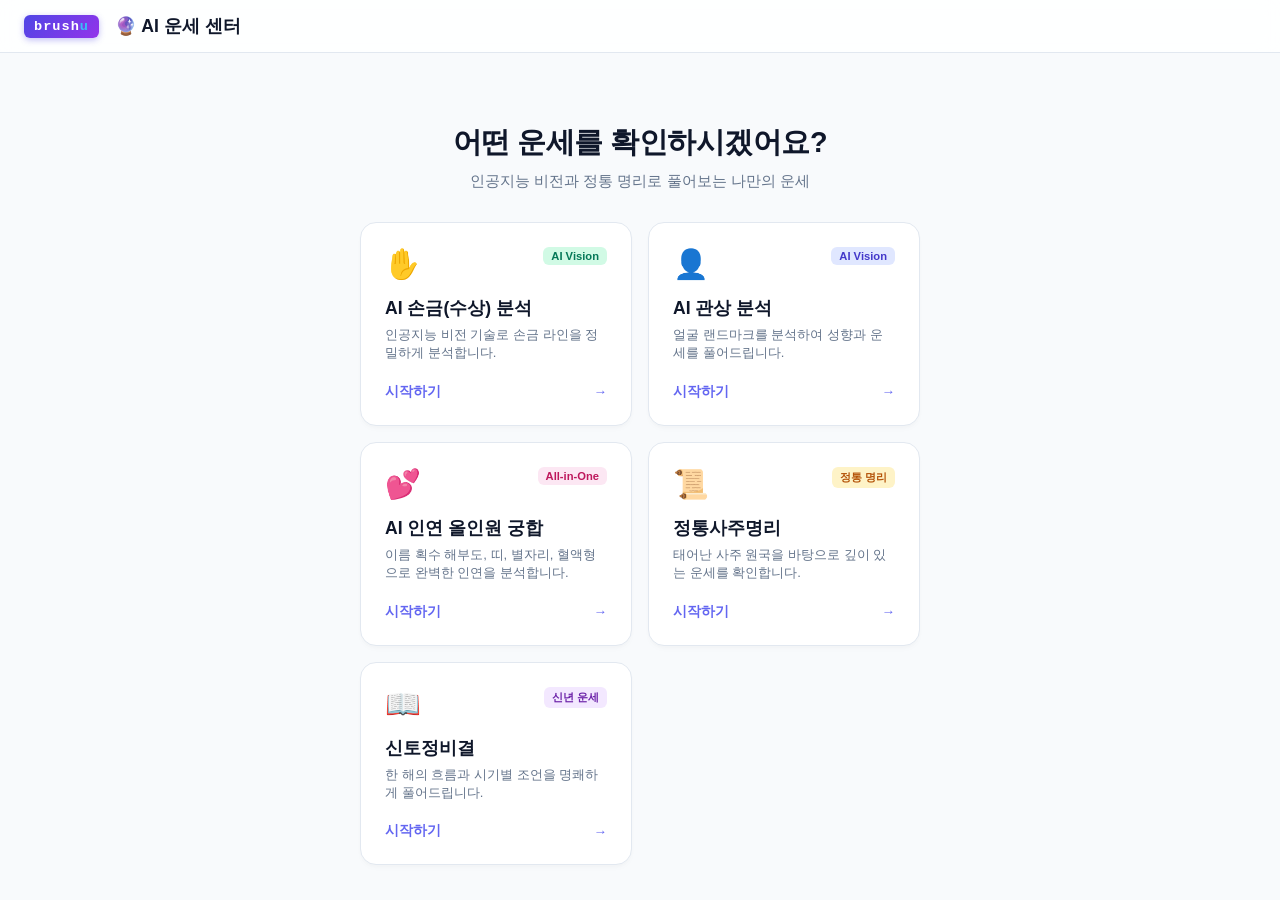
<file: index.html>
<!DOCTYPE html>
<html lang="ko">
<head>
    <meta charset="UTF-8">
    <meta name="viewport" content="width=device-width, initial-scale=1.0">
    <title>AI 토탈 운세 센터 - brushu</title>
    <link rel="stylesheet" href="style.css">
    <style>
        .hero {
            text-align: center;
            padding: 40px 0 30px;
        }
        .hero h1 { font-size: 1.8rem; font-weight: 800; margin-bottom: 8px; letter-spacing: -0.5px; }
        .hero p { color: var(--text-sub); font-size: 0.95rem; }

        /* 'brushu' 문자열을 직접 그래픽 로고 형태로 디자인한 스타일 */
        .brand-logo-badge {
            display: inline-flex;
            align-items: center;
            background: linear-gradient(135deg, #4f46e5, #9333ea);
            color: #ffffff;
            padding: 4px 10px;
            border-radius: 6px;
            font-family: 'Courier New', Courier, monospace;
            font-weight: 800;
            font-size: 0.85rem;
            letter-spacing: 1px;
            margin-right: 8px;
            vertical-align: middle;
            box-shadow: 0 2px 6px rgba(79, 70, 229, 0.35);
            text-transform: lowercase;
        }
        .brand-logo-badge span {
            color: #38bdf8;
        }

        .menu-grid {
            display: grid;
            grid-template-columns: 1fr;
            gap: 16px;
            max-width: 600px;
            margin: 0 auto;
        }
        @media (min-width: 480px) {
            .menu-grid { grid-template-columns: repeat(2, 1fr); }
        }

        .menu-card {
            background: var(--bg-card);
            border: 1px solid var(--border-color);
            border-radius: var(--radius-lg);
            padding: 24px;
            text-decoration: none;
            color: inherit;
            position: relative;
            box-shadow: var(--shadow-subtle);
            transition: all 0.25s ease;
            display: flex;
            flex-direction: column;
            justify-content: space-between;
        }
        .menu-card:hover {
            transform: translateY(-3px);
            box-shadow: var(--shadow-hover);
            border-color: #cbd5e1;
        }

        /* 비활성화(준비중) 메뉴 스타일 */
        .menu-card.disabled {
            opacity: 0.6;
            cursor: not-allowed;
            pointer-events: none;
            background: var(--bg-secondary);
        }

        .menu-card h3 { font-size: 1.1rem; font-weight: 700; margin-bottom: 6px; }
        .menu-card p { font-size: 0.82rem; color: var(--text-sub); line-height: 1.4; margin-bottom: 20px; }

        .card-footer {
            display: flex;
            justify-content: space-between;
            align-items: center;
            font-size: 0.85rem;
            font-weight: 600;
            color: var(--accent-color);
        }

        .badge {
            font-size: 0.7rem;
            font-weight: 700;
            padding: 3px 8px;
            border-radius: 6px;
        }
        .badge-indigo { background: #e0e7ff; color: #4338ca; }
        .badge-emerald { background: #d1fae5; color: #047857; }
        .badge-amber { background: #fef3c7; color: #b45309; }
        .badge-purple { background: #f3e8ff; color: #6b21a8; }
        .badge-pink { background: #fce7f3; color: #be185d; }
        .badge-gray { background: #f3f4f6; color: #6b7280; }
    </style>
</head>
<body>

    <nav class="app-nav">
        <a href="index.html" class="nav-brand"><span class="brand-logo-badge">brush<span>u</span></span>🔮 AI 운세 센터</a>
    </nav>

    <div class="app-container">
        <div class="hero">
            <h1>어떤 운세를 확인하시겠어요?</h1>
            <p>인공지능 비전과 정통 명리로 풀어보는 나만의 운세</p>
        </div>

        <div class="menu-grid" id="menuGrid"></div>
    </div>

    <script>
        const fortuneMenus = [
            {
                title: "AI 손금(수상) 분석",
                desc: "인공지능 비전 기술로 손금 라인을 정밀하게 분석합니다.",
                url: "palm.html",
                icon: "✋",
                badge: "AI Vision",
                theme: "emerald"
            },
            {
                title: "AI 관상 분석",
                desc: "얼굴 랜드마크를 분석하여 성향과 운세를 풀어드립니다.",
                url: "face.html",
                icon: "👤",
                badge: "AI Vision",
                theme: "indigo"
            },
            {
                title: "AI 인연 올인원 궁합",
                desc: "이름 획수 해부도, 띠, 별자리, 혈액형으로 완벽한 인연을 분석합니다.",
                url: "lover.html",
                icon: "💕",
                badge: "All-in-One",
                theme: "pink"
            },
            {
                title: "정통사주명리",
                desc: "태어난 사주 원국을 바탕으로 깊이 있는 운세를 확인합니다.",
                url: "saju.html",
                icon: "📜",
                badge: "정통 명리",
                theme: "amber"
            },
            {
                title: "신토정비결",
                desc: "한 해의 흐름과 시기별 조언을 명쾌하게 풀어드립니다.",
                url: "tojeong.html",
                icon: "📖",
                badge: "신년 운세",
                theme: "purple"
            }
        ];

        const grid = document.getElementById('menuGrid');

        fortuneMenus.forEach(menu => {
            // 모든 메뉴를 링크 <a> 태그로 생성하여 활성화 처리
            const card = document.createElement('a');
            card.href = menu.url;
            card.className = 'menu-card';
            
            card.innerHTML = `
                <div>
                    <div style="display: flex; justify-content: space-between; align-items: flex-start; margin-bottom: 15px;">
                        <span style="font-size: 1.8rem;">${menu.icon || '✨'}</span>
                        <span class="badge badge-${menu.theme}">${menu.badge}</span>
                    </div>
                    <h3>${menu.title}</h3>
                    <p>${menu.desc}</p>
                </div>
                <div class="card-footer">
                    <span>시작하기</span>
                    <span>&rarr;</span>
                </div>
            `;
            grid.appendChild(card);
        });
    </script>
</body>
</html>
</file>
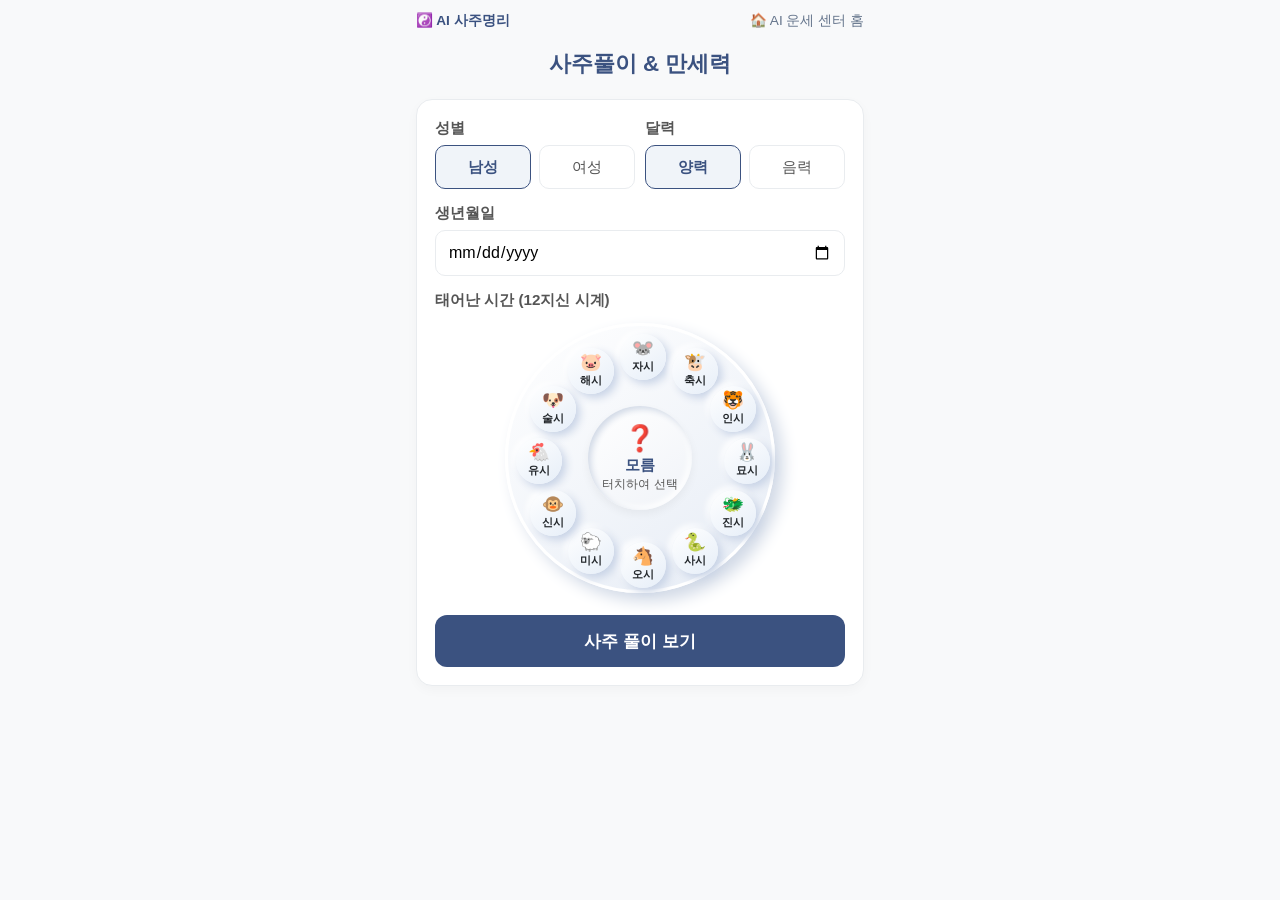
<file: saju.html>
<!DOCTYPE html>
<html lang="ko">
<head>
    <meta charset="UTF-8">
    <meta name="viewport" content="width=device-width, initial-scale=1.0, maximum-scale=1.0, user-scalable=no">
    <title>BRUSHU - 사주풀이 & 만세력</title>
    <style>
        :root {
            --bg-color: #f8f9fa;
            --card-bg: #ffffff;
            --text-main: #212529;
            --text-sub: #555555;
            --primary: #3b5280;
            --primary-light: #f0f4f9;
            --border: #e9ecef;
            --radius: 16px;
        }

        * { box-sizing: border-box; margin: 0; padding: 0; font-family: -apple-system, BlinkMacSystemFont, "Apple SD Gothic Neo", sans-serif; -webkit-tap-highlight-color: transparent; }
        body { background-color: var(--bg-color); color: var(--text-main); display: flex; flex-direction: column; align-items: center; min-height: 100vh; }
        
        /* 상단 네비게이션 스타일 추가 */
        .app-nav {
            width: 100%;
            max-width: 480px;
            display: flex;
            justify-content: space-between;
            align-items: center;
            padding: 12px 16px;
            font-size: 0.85rem;
        }
        .nav-brand { font-weight: bold; color: #3b5280; text-decoration: none; }
        .nav-home-btn { color: #64748b; text-decoration: none; cursor: pointer; }

        .app-container { width: 100%; max-width: 480px; padding: 0 16px 16px 16px; display: flex; flex-direction: column; gap: 14px; }
        .header { text-align: center; padding: 6px 0; }
        .header h1 { font-size: 1.4rem; font-weight: 700; color: var(--primary); }

        .card { background: var(--card-bg); border-radius: var(--radius); padding: 18px; box-shadow: 0 4px 12px rgba(0,0,0,0.03); border: 1px solid var(--border); }
        .form-group { margin-bottom: 14px; }
        .form-label { font-size: 0.95rem; font-weight: 700; color: var(--text-sub); margin-bottom: 6px; display: block; }
        
        .seg-group { display: flex; gap: 8px; }
        .seg-btn { flex: 1; height: 44px; display: flex; align-items: center; justify-content: center; border: 1px solid var(--border); border-radius: 10px; font-size: 0.95rem; cursor: pointer; background: #fff; color: var(--text-sub); transition: all 0.15s ease; }
        .seg-btn.active { border-color: var(--primary); background-color: var(--primary-light); color: var(--primary); font-weight: 700; }

        .input-date { width: 100%; height: 46px; border: 1px solid var(--border); border-radius: 10px; padding: 0 12px; font-size: 1rem; outline: none; background: #fff; }

        /* 3D 12지신 시계 다이얼 */
        .clock-wrapper { display: flex; flex-direction: column; align-items: center; justify-content: center; margin: 12px 0 8px; }
        .clock-dial { position: relative; width: 270px; height: 270px; border-radius: 50%; background: linear-gradient(145deg, #ffffff, #e6ecf5); box-shadow: 8px 8px 16px #d1d9e6, -8px -8px 16px #ffffff; border: 3px solid #ffffff; }
        .clock-center { position: absolute; top: 50%; left: 50%; transform: translate(-50%, -50%); width: 104px; height: 104px; border-radius: 50%; background: linear-gradient(145deg, #ffffff, #f0f3f8); box-shadow: inset 3px 3px 6px #d1d9e6, inset -3px -3px 6px #ffffff, 0 4px 10px rgba(0,0,0,0.05); display: flex; flex-direction: column; align-items: center; justify-content: center; z-index: 2; text-align: center; }
        .clock-center .selected-icon { font-size: 1.6rem; }
        .clock-center .selected-name { font-size: 0.95rem; font-weight: 700; color: var(--primary); margin-top: 2px; }
        .clock-center .selected-time { font-size: 0.75rem; color: var(--text-sub); }

        .zodiac-node { position: absolute; width: 46px; height: 46px; border-radius: 50%; background: linear-gradient(145deg, #ffffff, #e6eef8); box-shadow: 4px 4px 8px #c8d3e6, -3px -3px 6px #ffffff; display: flex; flex-direction: column; align-items: center; justify-content: center; cursor: pointer; transition: all 0.15s cubic-bezier(0.4, 0, 0.2, 1); z-index: 3; transform: translate(-50%, -50%); user-select: none; -webkit-tap-highlight-color: transparent; }
        .zodiac-node .icon { font-size: 1.1rem; line-height: 1; }
        .zodiac-node .name { font-size: 0.7rem; font-weight: 700; color: var(--text-main); margin-top: 2px; }
        .zodiac-node:active { transform: translate(-50%, -50%) scale(0.92); }
        .zodiac-node.active { background: linear-gradient(145deg, #3d5c8a, #527bb8); box-shadow: inset 3px 3px 6px rgba(0,0,0,0.3), inset -2px -2px 4px rgba(255,255,255,0.3), 0 0 10px rgba(74, 111, 165, 0.4); transform: translate(-50%, -50%) scale(1.08); }
        .zodiac-node.active .name { color: #ffffff; }

        .btn-submit { width: 100%; height: 52px; background-color: var(--primary); color: #fff; border: none; border-radius: 12px; font-size: 1.05rem; font-weight: 700; cursor: pointer; margin-top: 8px; }

        /* 결과 영역 */
        .result-area { display: none; }
        .section-title { font-size: 1.2rem; font-weight: 700; color: var(--primary); margin-bottom: 4px; }
        .section-sub { font-size: 0.9rem; color: var(--text-sub); margin-bottom: 14px; }

        /* 동적 오행 그래프 */
        .oheng-bar { display: flex; height: 26px; border-radius: 8px; overflow: hidden; margin: 8px 0 12px; background: #e2e8f0; }
        .oheng-item { text-align: center; font-size: 0.82rem; color: #fff; line-height: 26px; font-weight: 700; transition: width 0.4s ease; white-space: nowrap; overflow: hidden; }

        .oheng-summary-box { background: #f1f5f9; border-radius: 10px; padding: 12px; margin-bottom: 18px; border: 1px solid #e2e8f0; }
        .oheng-summary-title { font-size: 0.92rem; font-weight: 700; color: var(--primary); margin-bottom: 8px; }
        .oheng-list { display: flex; flex-direction: column; gap: 6px; }
        .oheng-list-item { font-size: 0.88rem; color: var(--text-main); line-height: 1.45; display: flex; align-items: flex-start; gap: 6px; }
        .oheng-tag { font-weight: 700; padding: 1px 6px; border-radius: 4px; color: #fff; font-size: 0.78rem; min-width: 44px; text-align: center; flex-shrink: 0; margin-top: 2px; }

        /* 결과 분석 카드 */
        .lifetime-grid { display: flex; flex-direction: column; gap: 14px; margin-top: 10px; }
        .lifetime-card { padding: 16px; background: #ffffff; border-radius: 14px; border: 1px solid #e2e8f0; box-shadow: 0 2px 8px rgba(0,0,0,0.02); }
        
        .card-header-row { display: flex; justify-content: space-between; align-items: center; margin-bottom: 8px; }
        .lifetime-badge { font-size: 1.05rem; font-weight: 700; color: var(--primary); }
        .score-stars { font-size: 0.95rem; color: #f59e0b; font-weight: 700; letter-spacing: 1px; }

        .key-tags { display: flex; gap: 6px; flex-wrap: wrap; margin-bottom: 10px; }
        .tag-pill { font-size: 0.8rem; font-weight: 700; padding: 3px 8px; background: var(--primary-light); color: var(--primary); border-radius: 6px; border: 1px solid #d0deee; }

        .lifetime-desc { font-size: 0.95rem; color: var(--text-main); line-height: 1.6; margin-bottom: 10px; }
        .action-box { background: #f8fafc; border-left: 4px solid var(--primary); padding: 10px 12px; border-radius: 6px; font-size: 0.88rem; color: #334155; line-height: 1.45; }
        .action-box strong { color: var(--primary); font-weight: 700; }
    </style>
</head>
<body>

<nav class="app-nav">
    <a href="index.html" class="nav-brand">☯️ AI 사주명리</a>
    <a href="index.html" class="nav-home-btn">🏠 AI 운세 센터 홈</a>
</nav>

<div class="app-container">
    <div class="header">
        <h1>사주풀이 & 만세력</h1>
    </div>

    <!-- 입력 카드 -->
    <div class="card">
        <form id="sajuForm">
            <div style="display: flex; gap: 10px;" class="form-group">
                <div style="flex: 1;">
                    <label class="form-label">성별</label>
                    <div class="seg-group" id="genderGroup">
                        <div class="seg-btn active" data-val="M">남성</div>
                        <div class="seg-btn" data-val="F">여성</div>
                    </div>
                </div>
                <div style="flex: 1;">
                    <label class="form-label">달력</label>
                    <div class="seg-group" id="calGroup">
                        <div class="seg-btn active" data-val="solar">양력</div>
                        <div class="seg-btn" data-val="lunar">음력</div>
                    </div>
                </div>
            </div>

            <div class="form-group">
                <label class="form-label">생년월일</label>
                <input type="date" id="birthDate" class="input-date" required>
            </div>

            <div class="form-group">
                <label class="form-label">태어난 시간 (12지신 시계)</label>
                <div class="clock-wrapper">
                    <div class="clock-dial" id="clockDial">
                        <div class="clock-center" id="clockCenter">
                            <span class="selected-icon">❓</span>
                            <span class="selected-name">모름</span>
                            <span class="selected-time">터치하여 선택</span>
                        </div>
                    </div>
                </div>
            </div>

            <button type="submit" class="btn-submit">사주 풀이 보기</button>
        </form>
    </div>

    <!-- 동적 연산 사주 결과 카드 -->
    <div class="card result-area" id="resultCard">
        <div class="section-title">🔮 사주 원형 분석</div>
        <div class="section-sub" id="userGanSummary">타고난 기질과 5대 운세 핵심 흐름</div>

        <!-- 동적 오행 그래프 -->
        <label style="font-size:0.92rem; font-weight:700; color:var(--text-sub);">오행(五行) 기운 분포 비율</label>
        <div class="oheng-bar" id="ohengBar"></div>

        <!-- 오행 요약 박스 -->
        <div class="oheng-summary-box">
            <div class="oheng-summary-title">💡 오행(五行) 기운별 특징 요약</div>
            <div class="oheng-list">
                <div class="oheng-list-item">
                    <span class="oheng-tag" style="background:#52b788;">목(木)</span>
                    <span><b>성장·추진력:</b> 기획력과 창의성이 우수하며, 새로운 일을 시작하는 기운입니다.</span>
                </div>
                <div class="oheng-list-item">
                    <span class="oheng-tag" style="background:#e63946;">화(火)</span>
                    <span><b>열정·열의:</b> 직관력과 표현력이 뛰어나며 대외적 활동 에너지를 뜻합니다.</span>
                </div>
                <div class="oheng-list-item">
                    <span class="oheng-tag" style="background:#d9a01c;">토(土)</span>
                    <span><b>중용·신뢰:</b> 포용력과 중재 능력이 뛰어나며 신뢰를 높여주는 기반입니다.</span>
                </div>
                <div class="oheng-list-item">
                    <span class="oheng-tag" style="background:#8d99ae;">금(金)</span>
                    <span><b>결단·원칙:</b> 논리적이고 체계적이며, 완결성과 내실을 철저히 다집니다.</span>
                </div>
                <div class="oheng-list-item">
                    <span class="oheng-tag" style="background:#457b9d;">수(水)</span>
                    <span><b>지혜·유연:</b> 깊은 탐구심과 침착함, 유연한 적응력을 상징합니다.</span>
                </div>
            </div>
        </div>

        <!-- 동적 5대 분석 카드 컨테이너 -->
        <div class="lifetime-grid" id="lifetimeContainer"></div>
    </div>
</div>

<script>
    const GAN = ["갑(甲)", "을(乙)", "병(丙)", "정(丁)", "무(戊)", "기(己)", "경(庚)", "신(辛)", "임(壬)", "계(癸)"];
    
    const ZODIAC_DATA = [
        { name: "자시", icon: "🐭", time: "23:30~01:29" },
        { name: "축시", icon: "🐮", time: "01:30~03:29" },
        { name: "인시", icon: "🐯", time: "03:30~05:29" },
        { name: "묘시", icon: "🐰", time: "05:30~07:29" },
        { name: "진시", icon: "🐲", time: "07:30~09:29" },
        { name: "사시", icon: "🐍", time: "09:30~11:29" },
        { name: "오시", icon: "🐴", time: "11:30~13:29" },
        { name: "미시", icon: "🐑", time: "13:30~15:29" },
        { name: "신시", icon: "🐵", time: "15:30~17:29" },
        { name: "유시", icon: "🐔", time: "17:30~19:29" },
        { name: "술시", icon: "🐶", time: "19:30~21:29" },
        { name: "해시", icon: "🐷", time: "21:30~23:29" }
    ];

    let selectedZodiac = "자시";

    function init3DClockDial() {
        const dial = document.getElementById('clockDial');
        const radius = 104;
        const centerX = 135;
        const centerY = 135;

        ZODIAC_DATA.forEach((z, index) => {
            const angle = (index * 30 - 90) * (Math.PI / 180);
            const x = centerX + radius * Math.cos(angle);
            const y = centerY + radius * Math.sin(angle);

            const node = document.createElement('div');
            node.className = 'zodiac-node';
            node.style.left = `${x}px`;
            node.style.top = `${y}px`;
            node.innerHTML = `<span class="icon">${z.icon}</span><span class="name">${z.name}</span>`;
            
            node.addEventListener('click', () => {
                document.querySelectorAll('.zodiac-node').forEach(n => n.classList.remove('active'));
                node.classList.add('active');
                selectedZodiac = z.name;

                document.getElementById('clockCenter').innerHTML = `
                    <span class="selected-icon">${z.icon}</span>
                    <span class="selected-name">${z.name}</span>
                    <span class="selected-time">${z.time}</span>
                `;
            });

            dial.appendChild(node);
        });
    }

    init3DClockDial();

    document.querySelectorAll('.seg-group').forEach(group => {
        group.addEventListener('click', (e) => {
            const target = e.target.closest('.seg-btn');
            if (target) {
                group.querySelectorAll('.seg-btn').forEach(btn => btn.classList.remove('active'));
                target.classList.add('active');
            }
        });
    });

    // 비선형 해시 기반 사주 연산 엔진
    function calculateDynamicSaju(birthDateStr, zodiacTime) {
        const timeIndex = ZODIAC_DATA.findIndex(z => z.name === zodiacTime) + 1;
        
        const cleanStr = birthDateStr.replace(/-/g, "") + timeIndex;
        let hash = 0;
        for (let i = 0; i < cleanStr.length; i++) {
            hash = (hash << 5) - hash + cleanStr.charCodeAt(i);
            hash |= 0;
        }
        const seed = Math.abs(hash);

        const date = new Date(birthDateStr);
        const dayDiff = Math.floor(date.getTime() / (1000 * 60 * 60 * 24));
        const dayGanIdx = Math.abs(dayDiff % 10);
        const myGan = GAN[dayGanIdx];

        let rawW = (seed % 37) + 5;
        let rawF = ((seed >> 2) % 33) + 5;
        let rawE = ((seed >> 4) % 29) + 5;
        let rawM = ((seed >> 6) % 35) + 5;
        let rawS = ((seed >> 8) % 31) + 5;

        const total = rawW + rawF + rawE + rawM + rawS;
        const w = Math.round((rawW / total) * 100);
        const f = Math.round((rawF / total) * 100);
        const e = Math.round((rawE / total) * 100);
        const m = Math.round((rawM / total) * 100);
        const s = 100 - (w + f + e + m);

        const ohengObj = { wood: w, fire: f, earth: e, metal: m, water: s };

        return {
            myGan,
            oheng: ohengObj,
            cards: generateAllDynamicCards(myGan, dayGanIdx, ohengObj, seed)
        };
    }

    // 5개 카드를 오행 및 전체 산업군 스펙트럼으로 확장 생성하는 함수
    function generateAllDynamicCards(ganName, ganIdx, o, seed) {
        const entries = Object.entries(o);
        entries.sort((a, b) => b[1] - a[1]);
        const maxOheng = entries[0][0];
        const minOheng = entries[entries.length - 1][0];

        // 1. 성격 & 기질 카드
        let charDesc, charTags, charScore;
        if (ganIdx === 0 || ganIdx === 1) {
            charDesc = `일간이 <b>${ganName}</b>으로, 목(木) 기운의 추진력과 창의성이 뛰어납니다. 무에서 유를 기획하고 이끄는 데 탁월합니다.`;
            charTags = ["#창의적 기획", "#성장과 추진", "#독립적 리더"];
            charScore = o.wood > 22 ? "★★★★★" : "★★★★☆";
        } else if (ganIdx === 2 || ganIdx === 3) {
            charDesc = `일간이 <b>${ganName}</b>으로, 화(火) 기운의 열정과 직관적 판단력이 원동력입니다. 대외적 표현력이 밝고 명확합니다.`;
            charTags = ["#열정적 표현", "#직관적 판단", "#대외 활동력"];
            charScore = o.fire > 22 ? "★★★★★" : "★★★★☆";
        } else if (ganIdx === 4 || ganIdx === 5) {
            charDesc = `일간이 <b>${ganName}</b>으로, 토(土) 기운의 묵직한 중용과 포용력이 강점입니다. 안정적인 신뢰 관계를 형성합니다.`;
            charTags = ["#신뢰의 중심", "#안정적 중재", "#포용적 기질"];
            charScore = o.earth > 20 ? "★★★★★" : "★★★★☆";
        } else if (ganIdx === 6 || ganIdx === 7) {
            charDesc = `일간이 <b>${ganName}</b>으로, 금(金) 기운의 결단력과 체계성이 돋보입니다. 복잡한 구조를 완결성 있게 정돈합니다.`;
            charTags = ["#논리적 결단", "#체계적 정돈", "#완결성 리더"];
            charScore = o.metal > 22 ? "★★★★★" : "★★★★☆";
        } else {
            charDesc = `일간이 <b>${ganName}</b>으로, 수(水) 기운의 깊은 지혜와 유연함이 강점입니다. 적응력이 높고 지적 탐구심이 강합니다.`;
            charTags = ["#유연한 지혜", "#깊은 탐구심", "#뛰어난 적응력"];
            charScore = o.water > 20 ? "★★★★★" : "★★★★☆";
        }

        // 2. 재물운 카드
        let wealthDesc, wealthTags, wealthScore;
        if (maxOheng === 'wood' || maxOheng === 'fire') {
            wealthDesc = "사업적 확장성 및 대외 네트워크 활동을 통해 재물이 크게 들어오는 구조입니다. 창의적 프로젝트 배분이 유익합니다.";
            wealthTags = ["#확장형 재물", "#네트워크 자산", "#사업적 보상"];
            wealthScore = "★★★★★";
        } else if (maxOheng === 'earth') {
            wealthDesc = "실물 자산(부동산, 대지, 고정 자산)과 연계된 안정한 재물 기운을 지녔습니다. 시간이 흐를수록 자산 기반이 비약적으로 커집니다.";
            wealthTags = ["#부동산 자산", "#실속형 저축", "#안정적 자본"];
            wealthScore = "★★★★☆";
        } else {
            wealthDesc = "치밀한 분석 투자와 정교한 자금 관리로 실속을 다지는 흐름입니다. 손실 위험을 차단하고 지속적 소득을 도모합니다.";
            wealthTags = ["#분석적 재테크", "#체계적 자금관리", "#지속적 소득"];
            wealthScore = "★★★★☆";
        }

        // 3. 직업 & 적성 카드 (종합 산업군 스펙트럼 동적 적용)
        let jobDesc, jobTags, jobGuide;
        if (maxOheng === 'wood') {
            jobDesc = "신규 사업 기획, 교육 및 컨설팅, 디자인·인테리어, 창업 및 브랜딩 분야 등 무에서 유를 기획하고 키워내는 영역에서 탁월합니다.";
            jobTags = ["#신사업 기획", "#교육·컨설팅", "#창업·브랜딩", "#디자인"];
            jobGuide = "💡 <b>커리어 길잡이:</b> 프로세스를 처음부터 직접 설계하거나 사람을 성장시키는 분야에서 성과가 매우 높습니다.";
        } else if (maxOheng === 'fire') {
            jobDesc = "마케팅·홍보, 방송·미디어, 엔터테인먼트, 대외 영업 및 고객 접점 서비스 분야 등 자신을 표현하고 소통하는 영역에 최적화되어 있습니다.";
            jobTags = ["#마케팅·홍보", "#미디어·크리에이티브", "#전문 영업", "#서비스 리더"];
            jobGuide = "💡 <b>커리어 길잡이:</b> 대외적 노출이 많고 창의적인 에너지를 발산할 수 있는 직무에서 역량이 극대화됩니다.";
        } else if (maxOheng === 'earth') {
            jobDesc = "부동산·자산 관리, HR(인사관리), 조직 운영 행정, 공공 서비스 및 중재·자문 역할 등 신뢰 기반의 중추 조직에 최적입니다.";
            jobTags = ["#자산·부동산", "#인사(HR)·행정", "#조직 관리", "#공공 서비스"];
            jobGuide = "💡 <b>커리어 길잡이:</b> 조직의 중심을 잡고 자산과 사람을 안정적으로 운용하는 관리자 역할이 가장 유익합니다.";
        } else if (maxOheng === 'metal') {
            jobDesc = "금융 투자, 회계·세무, 법률 전문직, 의료·바이오, 정밀 품질 관리 등 원칙과 논리적 완결성이 요구되는 분야에서 최고로 평가받습니다.";
            jobTags = ["#금융·투자", "#법률·회계", "#의료·전문직", "#정밀 분석"];
            jobGuide = "💡 <b>커리어 길잡이:</b> 명확한 기준과 전문 자격, 치밀한 분석 능력이 발휘되는 전문 직종을 추천합니다.";
        } else {
            jobDesc = "국제 무역·유통, 전문 연구원, 심리 상담·음향/글쓰기, 학문 영역 및 전략 기획 등 깊은 지혜와 적응력을 요구하는 직무에 어울립니다.";
            jobTags = ["#무역·유통", "#전문 연구·학문", "#전략 기획", "#심리·상담"];
            jobGuide = "💡 <b>커리어 길잡이:</b> 혼자서 깊이 연구하거나, 유연하게 자원을 연결하고 유통하는 지식 기반 업무가 적합합니다.";
        }

        // 4. 건강운 카드
        let healthDesc, healthTags, healthGuide;
        if (minOheng === 'wood') {
            healthDesc = "목(木) 기운 부족으로 가벼운 우울감이나 간/신경계 피로 및 근육 결림을 자주 느낄 수 있습니다.";
            healthTags = ["#신경계 피로유의", "#근육 스트레칭", "#녹색 채소 섭취"];
            healthGuide = "💡 <b>건강 솔루션:</b> 야외 산책과 초록빛 자연 환경을 자주 접하며 신경 긴장을 이완시켜야 합니다.";
        } else if (minOheng === 'fire') {
            healthDesc = "화(火) 기운 부족으로 체온 저하, 혈액 순환 불균형 및 활력 저하가 일어날 수 있는 체질입니다.";
            healthTags = ["#혈액순환 관리", "#체온 유지", "#유산소 운동"];
            healthGuide = "💡 <b>건강 솔루션:</b> 주 3회 이상의 유산소 운동과 따뜻한 성질의 음식으로 몸의 활기를 끌어올리세요.";
        } else if (minOheng === 'earth') {
            healthDesc = "토(土) 기운 부족으로 소화기계 피로 및 불규칙한 식습관에 따른 위장 불안정이 발생하기 쉽습니다.";
            healthTags = ["#위장 보호", "#규칙적 식습관", "#소화기 관리"];
            healthGuide = "💡 <b>건강 솔루션:</b> 정시 식사를 생활화하고 식후 가벼운 걷기로 위장의 부담을 줄여주어야 합니다.";
        } else if (minOheng === 'metal') {
            healthDesc = "금(金) 기운 부족으로 호흡기 면역력 저하 및 피부 건조증에 민감하게 반응하는 체질입니다.";
            healthTags = ["#호흡기 면역", "#수분 보충", "#피부 수분관리"];
            healthGuide = "💡 <b>건강 솔루션:</b> 실내 습도 유지와 충분한 미온수 섭취로 호흡기 및 피부 장벽을 보호하세요.";
        } else {
            healthDesc = "수(水) 기운 부족으로 신장/방광계 과부하 및 수면 부족에 따른 만성 신체 피로가 누적되기 쉽습니다.";
            healthTags = ["#수면안배 필수", "#신장/방광 관리", "#충분한 휴식"];
            healthGuide = "💡 <b>건강 솔루션:</b> 야간 늦은 스마트폰 사용을 줄이고 매일 7시간 이상의 숙면을 취해야 합니다.";
        }

        // 5. 대운 흐름 카드
        let daewunDesc, daewunTags, daewunScore;
        const daewunType = seed % 3;
        if (daewunType === 0) {
            daewunDesc = "초년 청년기 학습을 발판 삼아, 중년(30~50대)에 가파른 상승 곡선을 그리며 자산과 성과를 거두는 '중년 만성형' 흐름입니다.";
            daewunTags = ["#중년 도약", "#가파른 상승세", "#실질적 결실"];
            daewunScore = "★★★★★";
        } else if (daewunType === 1) {
            daewunDesc = "인생 전반에 걸쳐 큰 풍파 없이 꾸준하고 평탄하게 오른쪽 상향 곡선을 그려나가는 '안정적 대기만성형' 흐름입니다.";
            daewunTags = ["#안정적 지속성", "#꾸준한 자산", "#원만한 성취"];
            daewunScore = "★★★★☆";
        } else {
            daewunDesc = "축적된 노하우와 자산 기반이 후반부로 갈수록 커져 인생 후반기(50대 이후)에 명예와 결실이 극대화되는 '후반 자산형' 흐름입니다.";
            daewunTags = ["#후반 자산형", "#노후 명예", "#견고한 기반"];
            daewunScore = "★★★★☆";
        }

        return [
            { badge: `🧠 타고난 성격 & 기질 (${ganName} 일간)`, score: charScore, tags: charTags, desc: charDesc, guide: `💡 <b>강점 키포인트:</b> 본인의 일간인 [${ganName}] 기운을 살려 주도적으로 자신만의 영토를 구축하세요.` },
            { badge: "💰 재물운 (자산 구조)", score: wealthScore, tags: wealthTags, desc: wealthDesc, guide: "💡 <b>재테크 가이드:</b> 본인의 맞춤 오행 흐름에 따라 검증된 실물 시스템에 배분할 때 승률이 높습니다." },
            { badge: "💼 직업 & 적성 영역", score: "★★★★☆", tags: jobTags, desc: jobDesc, guide: jobGuide },
            { badge: "🌿 건강운 & 관리 포인트", score: "★★★☆☆", tags: healthTags, desc: healthDesc, guide: healthGuide },
            { badge: "🌊 대운(大운) 흐름 패턴", score: daewunScore, tags: daewunTags, desc: daewunDesc, guide: "💡 <b>인생 전략:</b> 본인의 대운 패턴에 따라 무리한 조급함보다 흐름을 타는 지혜가 필요합니다." }
        ];
    }

    // 폼 제출 이벤트
    document.getElementById('sajuForm').addEventListener('submit', (e) => {
        e.preventDefault();
        const birthDate = document.getElementById('birthDate').value;
        if(!birthDate) return alert('생년월일을 입력해주세요.');

        // 1. 계산 실행
        const result = calculateDynamicSaju(birthDate, selectedZodiac);

        // 2. 오행 그래프 비율 실시간 변경
        const bar = document.getElementById('ohengBar');
        bar.innerHTML = `
            <div class="oheng-item" style="width: ${result.oheng.wood}%; background: #52b788;">목 ${result.oheng.wood}%</div>
            <div class="oheng-item" style="width: ${result.oheng.fire}%; background: #e63946;">화 ${result.oheng.fire}%</div>
            <div class="oheng-item" style="width: ${result.oheng.earth}%; background: #d9a01c;">토 ${result.oheng.earth}%</div>
            <div class="oheng-item" style="width: ${result.oheng.metal}%; background: #8d99ae;">금 ${result.oheng.metal}%</div>
            <div class="oheng-item" style="width: ${result.oheng.water}%; background: #457b9d;">수 ${result.oheng.water}%</div>
        `;

        document.getElementById('userGanSummary').innerHTML = `태어난 날의 기운: <b>[${result.myGan}]</b> 기준 맞춤 분석`;

        // 3. 카드 렌더링
        const container = document.getElementById('lifetimeContainer');
        container.innerHTML = '';
        
        result.cards.forEach(item => {
            const tagsHtml = item.tags.map(t => `<span class="tag-pill">${t}</span>`).join('');
            
            container.insertAdjacentHTML('beforeend', `
                <div class="lifetime-card">
                    <div class="card-header-row">
                        <span class="lifetime-badge">${item.badge}</span>
                        <span class="score-stars">${item.score}</span>
                    </div>
                    <div class="key-tags">${tagsHtml}</div>
                    <p class="lifetime-desc">${item.desc}</p>
                    <div class="action-box">${item.guide}</div>
                </div>
            `);
        });

        // 4. 결과 출력
        const resultCard = document.getElementById('resultCard');
        resultCard.style.display = 'block';
        resultCard.scrollIntoView({ behavior: 'smooth' });
    });
</script>

</body>
</html>
</file>
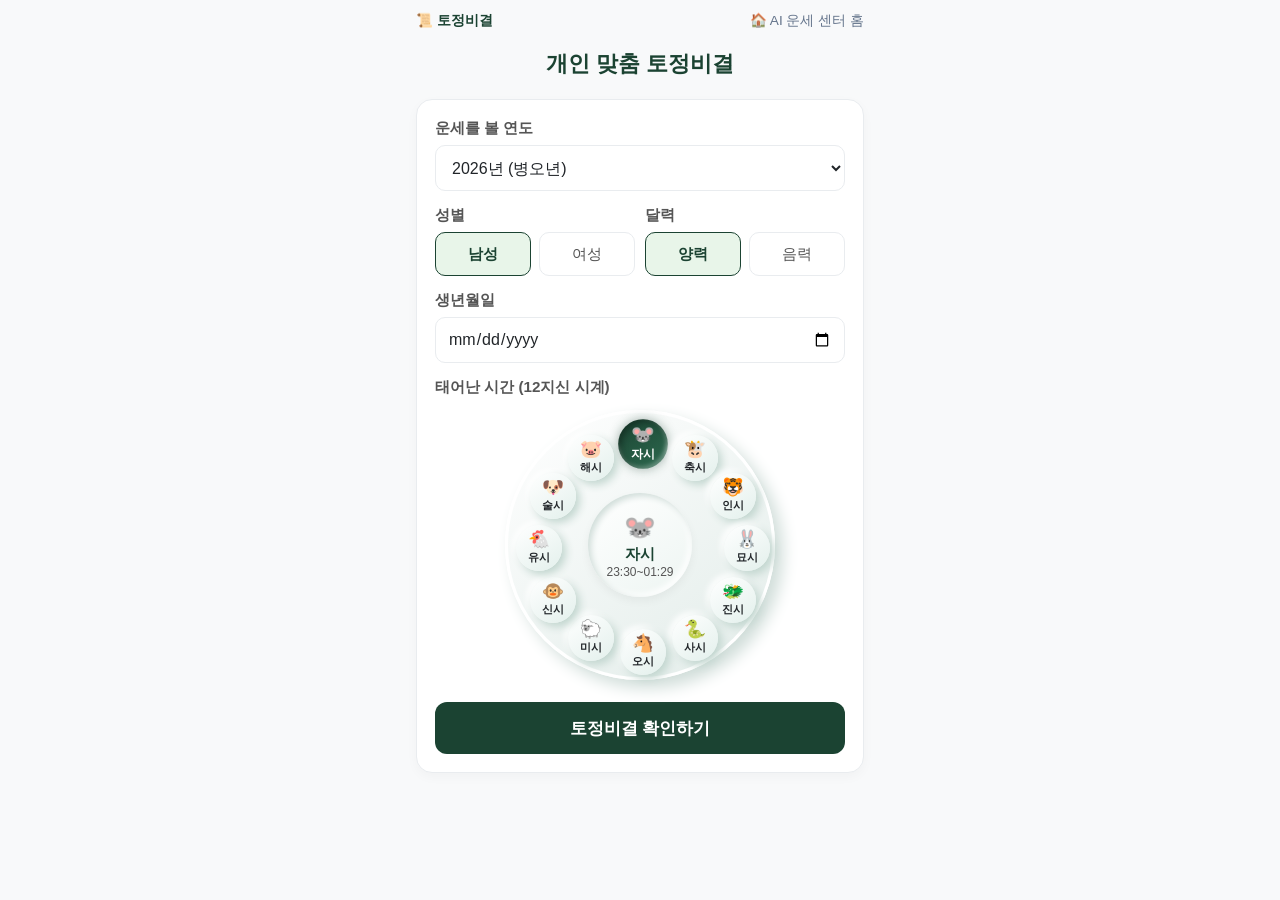
<file: tojeong.html>
<!DOCTYPE html>
<html lang="ko">
<head>
    <meta charset="UTF-8">
    <meta name="viewport" content="width=device-width, initial-scale=1.0, maximum-scale=1.0, user-scalable=no">
    <title>BRUSHU - 직관적 토정비결</title>
    <style>
        :root {
            --bg-color: #f8f9fa;
            --card-bg: #ffffff;
            --text-main: #212529;
            --text-sub: #555555;
            --primary: #1b4332;
            --primary-light: #e8f5e9;
            --accent: #d90429;
            --border: #e9ecef;
            --radius: 16px;
        }

        * { box-sizing: border-box; margin: 0; padding: 0; font-family: -apple-system, BlinkMacSystemFont, "Apple SD Gothic Neo", sans-serif; -webkit-tap-highlight-color: transparent; }
        body { background-color: var(--bg-color); color: var(--text-main); display: flex; flex-direction: column; align-items: center; min-height: 100vh; }
        
        /* 상단 네비게이션 스타일 추가 */
        .app-nav {
            width: 100%;
            max-width: 480px;
            display: flex;
            justify-content: space-between;
            align-items: center;
            padding: 12px 16px;
            font-size: 0.85rem;
        }
        .nav-brand { font-weight: bold; color: #1b4332; text-decoration: none; }
        .nav-home-btn { color: #64748b; text-decoration: none; cursor: pointer; }

        .app-container { width: 100%; max-width: 480px; padding: 0 16px 16px 16px; display: flex; flex-direction: column; gap: 14px; }
        .header { text-align: center; padding: 6px 0; }
        .header h1 { font-size: 1.4rem; font-weight: 700; color: var(--primary); }

        .card { background: var(--card-bg); border-radius: var(--radius); padding: 18px; box-shadow: 0 4px 12px rgba(0,0,0,0.03); border: 1px solid var(--border); }
        .form-group { margin-bottom: 14px; }
        .form-label { font-size: 0.95rem; font-weight: 700; color: var(--text-sub); margin-bottom: 6px; display: block; }
        
        .seg-group { display: flex; gap: 8px; }
        .seg-btn { flex: 1; height: 44px; display: flex; align-items: center; justify-content: center; border: 1px solid var(--border); border-radius: 10px; font-size: 0.95rem; cursor: pointer; background: #fff; color: var(--text-sub); transition: all 0.15s ease; }
        .seg-btn.active { border-color: var(--primary); background-color: var(--primary-light); color: var(--primary); font-weight: 700; }

        .input-date, .select-year { width: 100%; height: 46px; border: 1px solid var(--border); border-radius: 10px; padding: 0 12px; font-size: 1rem; outline: none; background: #fff; color: var(--text-main); }

        /* 3D 12지신 시계 다이얼 */
        .clock-wrapper { display: flex; flex-direction: column; align-items: center; justify-content: center; margin: 12px 0 8px; }
        .clock-dial { position: relative; width: 270px; height: 270px; border-radius: 50%; background: linear-gradient(145deg, #ffffff, #e2ece9); box-shadow: 8px 8px 16px #d0ddd9, -8px -8px 16px #ffffff; border: 3px solid #ffffff; }
        .clock-center { position: absolute; top: 50%; left: 50%; transform: translate(-50%, -50%); width: 104px; height: 104px; border-radius: 50%; background: linear-gradient(145deg, #ffffff, #edf5f2); box-shadow: inset 3px 3px 6px #d0ddd9, inset -3px -3px 6px #ffffff, 0 4px 10px rgba(0,0,0,0.05); display: flex; flex-direction: column; align-items: center; justify-content: center; z-index: 2; text-align: center; }
        .clock-center .selected-icon { font-size: 1.6rem; }
        .clock-center .selected-name { font-size: 0.95rem; font-weight: 700; color: var(--primary); margin-top: 2px; }
        .clock-center .selected-time { font-size: 0.75rem; color: var(--text-sub); }

        .zodiac-node { position: absolute; width: 46px; height: 46px; border-radius: 50%; background: linear-gradient(145deg, #ffffff, #e3f0ec); box-shadow: 4px 4px 8px #c2d6cf, -3px -3px 6px #ffffff; display: flex; flex-direction: column; align-items: center; justify-content: center; cursor: pointer; transition: all 0.15s cubic-bezier(0.4, 0, 0.2, 1); z-index: 3; transform: translate(-50%, -50%); user-select: none; -webkit-tap-highlight-color: transparent; }
        .zodiac-node .icon { font-size: 1.1rem; line-height: 1; }
        .zodiac-node .name { font-size: 0.7rem; font-weight: 700; color: var(--text-main); margin-top: 2px; }
        .zodiac-node:active { transform: translate(-50%, -50%) scale(0.92); }
        .zodiac-node.active { background: linear-gradient(145deg, #1b4332, #2d6a4f); box-shadow: inset 3px 3px 6px rgba(0,0,0,0.3), inset -2px -2px 4px rgba(255,255,255,0.3), 0 0 10px rgba(27, 67, 50, 0.4); transform: translate(-50%, -50%) scale(1.08); }
        .zodiac-node.active .name { color: #ffffff; }

        .btn-submit { width: 100%; height: 52px; background-color: var(--primary); color: #fff; border: none; border-radius: 12px; font-size: 1.05rem; font-weight: 700; cursor: pointer; margin-top: 8px; }

        /* 결과 영역 */
        .result-area { display: none; }
        .section-title { font-size: 1.2rem; font-weight: 700; color: var(--primary); margin-bottom: 4px; }
        .section-sub { font-size: 0.9rem; color: var(--text-sub); margin-bottom: 14px; }

        .personal-meta-box { background: #f1f5f9; border-radius: 12px; padding: 12px 14px; margin-bottom: 14px; border: 1px solid #cbd5e1; font-size: 0.88rem; line-height: 1.5; color: #334155; }
        .personal-meta-box strong { color: var(--primary); }

        .trigram-box { background: var(--primary-light); border: 1px solid #c8e6c9; border-radius: 12px; padding: 14px; text-align: center; margin-bottom: 16px; }
        .trigram-title { font-size: 0.88rem; font-weight: 700; color: var(--primary); }
        .trigram-code { font-size: 1.4rem; font-weight: 800; color: var(--primary); margin: 4px 0; letter-spacing: 2px; }
        .trigram-desc { font-size: 0.92rem; color: var(--text-main); font-weight: 600; }

        .year-summary-card { padding: 16px; background: #ffffff; border-radius: 14px; border: 1px solid #e2e8f0; box-shadow: 0 2px 8px rgba(0,0,0,0.02); margin-bottom: 16px; }
        .card-header-row { display: flex; justify-content: space-between; align-items: center; margin-bottom: 8px; }
        .summary-badge { font-size: 1.05rem; font-weight: 700; color: var(--primary); }
        .score-stars { font-size: 0.95rem; color: #f59e0b; font-weight: 700; }

        .key-tags { display: flex; gap: 6px; flex-wrap: wrap; margin-bottom: 10px; }
        .tag-pill { font-size: 0.8rem; font-weight: 700; padding: 3px 8px; background: var(--primary-light); color: var(--primary); border-radius: 6px; border: 1px solid #c8e6c9; }

        .summary-desc { font-size: 0.95rem; color: var(--text-main); line-height: 1.6; margin-bottom: 10px; }
        .action-box { background: #f8fafc; border-left: 4px solid var(--primary); padding: 10px 12px; border-radius: 6px; font-size: 0.88rem; color: #334155; line-height: 1.45; }

        /* 12개월 월별 신수 리스트 */
        .month-grid { display: flex; flex-direction: column; gap: 12px; margin-top: 8px; }
        .month-item { padding: 14px; background: #ffffff; border-radius: 12px; border: 1px solid #edf2f7; display: flex; flex-direction: column; gap: 8px; box-shadow: 0 1px 3px rgba(0,0,0,0.03); }
        .month-top { display: flex; gap: 10px; align-items: center; }
        .month-badge { min-width: 46px; height: 38px; display: flex; align-items: center; justify-content: center; background: var(--primary-light); border: 1px solid #c8e6c9; border-radius: 8px; font-weight: 700; font-size: 0.92rem; color: var(--primary); }
        .month-header-info { flex: 1; display: flex; justify-content: space-between; align-items: center; }
        .month-title { font-size: 0.98rem; font-weight: 700; color: var(--text-main); }
        .month-status { font-size: 0.85rem; font-weight: 700; }

        .month-desc { font-size: 0.9rem; color: #334155; line-height: 1.5; font-weight: 500; }
        
        .custom-detail-box { background: #f8fafc; border-radius: 8px; padding: 10px 12px; font-size: 0.86rem; color: #1e293b; line-height: 1.5; border-left: 3px solid #3b82f6; }
        .custom-detail-box strong { font-weight: 700; }
    </style>
</head>
<body>

<nav class="app-nav">
    <a href="index.html" class="nav-brand">📜 토정비결</a>
    <a href="index.html" class="nav-home-btn">🏠 AI 운세 센터 홈</a>
</nav>

<div class="app-container">
    <div class="header">
        <h1>개인 맞춤 토정비결</h1>
    </div>

    <!-- 입력 카드 -->
    <div class="card">
        <form id="tojeongForm">
            <div class="form-group">
                <label class="form-label">운세를 볼 연도</label>
                <select id="targetYear" class="select-year">
                    <option value="2026" selected>2026년 (병오년)</option>
                    <option value="2027">2027년 (정미년)</option>
                    <option value="2028">2028년 (무신년)</option>
                </select>
            </div>

            <div style="display: flex; gap: 10px;" class="form-group">
                <div style="flex: 1;">
                    <label class="form-label">성별</label>
                    <div class="seg-group" id="genderGroup">
                        <div class="seg-btn active" data-val="M">남성</div>
                        <div class="seg-btn" data-val="F">여성</div>
                    </div>
                </div>
                <div style="flex: 1;">
                    <label class="form-label">달력</label>
                    <div class="seg-group" id="calGroup">
                        <div class="seg-btn active" data-val="solar">양력</div>
                        <div class="seg-btn" data-val="lunar">음력</div>
                    </div>
                </div>
            </div>

            <div class="form-group">
                <label class="form-label">생년월일</label>
                <input type="date" id="birthDate" class="input-date" required>
            </div>

            <div class="form-group">
                <label class="form-label">태어난 시간 (12지신 시계)</label>
                <div class="clock-wrapper">
                    <div class="clock-dial" id="clockDial">
                        <div class="clock-center" id="clockCenter">
                            <span class="selected-icon">🐭</span>
                            <span class="selected-name">자시</span>
                            <span class="selected-time">23:30~01:29</span>
                        </div>
                    </div>
                </div>
            </div>

            <button type="submit" class="btn-submit">토정비결 확인하기</button>
        </form>
    </div>

    <!-- 동적 결과 영역 -->
    <div class="card result-area" id="resultCard">
        <div class="section-title" id="resTitle">📜 토정비결 상세 운세</div>
        <div class="section-sub">12개월 월별 주요 흐름 및 실천 가이드</div>

        <div class="personal-meta-box" id="personalMeta">--</div>

        <div class="trigram-box">
            <div class="trigram-title">올해 산출된 토정 괘(卦)</div>
            <div class="trigram-code" id="trigramCode">第 -- 卦</div>
            <div class="trigram-desc" id="trigramDesc">--</div>
        </div>

        <div class="year-summary-card">
            <div class="card-header-row">
                <span class="summary-badge">🌾 한 해 총운 분석</span>
                <span class="score-stars" id="yearStars">★★★★☆</span>
            </div>
            <div class="key-tags" id="yearTags"></div>
            <p class="summary-desc" id="yearDesc">--</p>
            <div class="action-box" id="yearAction">--</div>
        </div>

        <label style="font-size:0.95rem; font-weight:700; color:var(--primary); display:block; margin-top:8px;">📅 12개월 월별 맞춤 신수 및 실천 지침</label>
        <div class="month-grid" id="monthContainer"></div>
    </div>
</div>

<script>
    const GAN = ["갑(甲)", "을(乙)", "병(丙)", "정(丁)", "무(戊)", "기(己)", "경(庚)", "신(辛)", "임(壬)", "계(癸)"];
    
    const ZODIAC_DATA = [
        { name: "자시", icon: "🐭", time: "23:30~01:29" },
        { name: "축시", icon: "🐮", time: "01:30~03:29" },
        { name: "인시", icon: "🐯", time: "03:30~05:29" },
        { name: "묘시", icon: "🐰", time: "05:30~07:29" },
        { name: "진시", icon: "🐲", time: "07:30~09:29" },
        { name: "사시", icon: "🐍", time: "09:30~11:29" },
        { name: "오시", icon: "🐴", time: "11:30~13:29" },
        { name: "미시", icon: "🐑", time: "13:30~15:29" },
        { name: "신시", icon: "🐵", time: "15:30~17:29" },
        { name: "유시", icon: "🐔", time: "17:30~19:29" },
        { name: "술시", icon: "🐶", time: "19:30~21:29" },
        { name: "해시", icon: "🐷", time: "21:30~23:29" }
    ];

    let selectedZodiac = "자시";
    let selectedGender = "M";
    let selectedCal = "solar";

    function init3DClockDial() {
        const dial = document.getElementById('clockDial');
        const radius = 104;
        const centerX = 135;
        const centerY = 135;

        ZODIAC_DATA.forEach((z, index) => {
            const angle = (index * 30 - 90) * (Math.PI / 180);
            const x = centerX + radius * Math.cos(angle);
            const y = centerY + radius * Math.sin(angle);

            const node = document.createElement('div');
            node.className = 'zodiac-node';
            if (index === 0) node.classList.add('active');
            node.style.left = `${x}px`;
            node.style.top = `${y}px`;
            node.innerHTML = `<span class="icon">${z.icon}</span><span class="name">${z.name}</span>`;
            
            node.addEventListener('click', () => {
                document.querySelectorAll('.zodiac-node').forEach(n => n.classList.remove('active'));
                node.classList.add('active');
                selectedZodiac = z.name;

                document.getElementById('clockCenter').innerHTML = `
                    <span class="selected-icon">${z.icon}</span>
                    <span class="selected-name">${z.name}</span>
                    <span class="selected-time">${z.time}</span>
                `;
            });

            dial.appendChild(node);
        });
    }

    init3DClockDial();

    document.querySelectorAll('.seg-group').forEach(group => {
        group.addEventListener('click', (e) => {
            const target = e.target.closest('.seg-btn');
            if (target) {
                group.querySelectorAll('.seg-btn').forEach(btn => btn.classList.remove('active'));
                target.classList.add('active');
                if (group.id === 'genderGroup') selectedGender = target.dataset.val;
                if (group.id === 'calGroup') selectedCal = target.dataset.val;
            }
        });
    });

    // 12개월 완벽 고유 문장 연산 로직
    function calculateIntuitiveTojeong(targetYear, birthDateStr, zodiacTime, gender, cal) {
        const timeIndex = ZODIAC_DATA.findIndex(z => z.name === zodiacTime) + 1;
        
        const date = new Date(birthDateStr);
        const dayDiff = Math.floor(date.getTime() / (1000 * 60 * 60 * 24));
        const dayGanIdx = Math.abs(dayDiff % 10);
        const myGan = GAN[dayGanIdx];

        const seedStr = `${targetYear}-${birthDateStr}-${timeIndex}-${gender}-${cal}`;
        let hash = 0;
        for (let i = 0; i < seedStr.length; i++) {
            hash = (hash << 5) - hash + seedStr.charCodeAt(i);
            hash |= 0;
        }
        const seed = Math.abs(hash);

        const trigramNum = (seed % 64) + 1;
        
        const trigramPool = [
            { desc: "모심은 들판에 단비가 내려 곡식이 무성한 형국", stars: "★★★★★", tags: ["#대길운", "#결실 창출", "#귀인 조력"], summary: "어려웠던 환경이 호전되어 노력 이상의 결과를 맺는 귀한 대길의 한 해입니다.", action: "💡 <b>처세 가이드:</b> 기회가 올 때 망설이지 말고 적극적으로 판을 넓히는 전략이 유효합니다." },
            { desc: "풍운이 변화하여 새로운 터전을 구축하는 형국", stars: "★★★★☆", tags: ["#변화 도약", "#신사업", "#환경 개선"], summary: "기존의 한계를 깨고 새로운 분야로 범위를 넓히며 가치를 입증하는 해입니다.", action: "💡 <b>처세 가이드:</b> 과거의 방식에 안주하지 말고 과감히 새 시스템을 도입하세요." },
            { desc: "산 위에서 바다를 바라보며 내실을 다지는 형국", stars: "★★★☆☆", tags: ["#내실 정비", "#리스크 관리", "#안정 도모"], summary: "성급한 확장보다는 내부의 시스템과 내실을 탄탄하게 조율할 때 자산이 지켜집니다.", action: "💡 <b>처세 가이드:</b> 계약과 자금 지출 시 서류 검토를 철저히 하여 실수를 방지하세요." },
            { desc: "솔개 날아오르고 물고기가 힘차게 뛰어노는 형국", stars: "★★★★☆", tags: ["#역량 입증", "#명예 상승", "#전문성"], summary: "오랫동안 쌓아온 노하우와 전문성이 대외적으로 크게 인정받는 상승 흐름입니다.", action: "💡 <b>처세 가이드:</b> 본인의 전문성을 명확히 브랜딩하여 대외적 입지를 넓히세요." }
        ];

        const selectedTrigram = trigramPool[seed % trigramPool.length];

        // 12개월 전용 직관적 상황 및 실천 가이드 뱅크 (각 월마다 다채롭게 구성)
        const monthDetailsBank = [
            { desc: "새로운 계획이나 기획을 구상하기에 완벽한 시기입니다. 추진력이 상승합니다.", guide: "망설이던 아이디어가 있다면 구체적인 실행 계획을 작성해 보세요." },
            { desc: "대외 소통과 인적 교류가 활발해지는 달입니다. 주변 사람과의 협력이 중요합니다.", guide: "대외 미팅이나 협상 시 세련된 표현으로 신뢰감을 심어주세요." },
            { desc: "실속을 정비하고 내부 시스템을 단속해야 하는 정리의 달입니다.", guide: "중요 서류나 계약 건은 조항을 세밀히 검증한 후 진행하세요." },
            { desc: "체력과 정신적 피로를 보충해야 하는 쉬어가는 시기입니다.", guide: "무리한 스케줄을 줄이고 충분한 수면과 휴식을 우선시하세요." },
            { desc: "그동안 축적한 역량이 결실로 드러나며 성과를 평가받는 시기입니다.", guide: "본인의 공로와 성과를 명확하게 어필하여 입지를 공고히 하세요." },
            { desc: "자금 흐름이나 유동성을 점검하고 불필요한 지출을 차단할 시기입니다.", guide: "투자나 지출계획을 재검토하여 안전 자산 위주로 다지세요." },
            { desc: "주변 귀인이나 능력자의 조력으로 난관이 수월하게 풀어지는 달입니다.", guide: "혼자 해결하려 하지 말고 전문성을 갖춘 인재와 적극 상의하세요." },
            { desc: "새로운 기술이나 지식을 습득하고 역량을 강화하기에 유리합니다.", guide: "자기개발이나 교육, 자격 관련 공부에 집중해 보세요." },
            { desc: "환경이나 소속, 직무 변화의 기운이 나타나는 도약의 달입니다.", guide: "익숙함에 안주하지 말고 과감하게 새 시스템을 수용하세요." },
            { desc: "감정적인 오해나 주변 마찰을 유의하고 언행을 신중히 할 시기입니다.", guide: "상대방의 의견을 경청하고 충동적인 주장을 자제하세요." },
            { desc: "자산이나 투자 성과가 구체화되는 안정적인 순항 흐름입니다.", guide: "이익이 생겼을 때 재투자보다는 내실 지키기에 힘쓰세요." },
            { desc: "한 해의 성과를 총정리하고 다음 단계를 준비하는 마무리의 달입니다.", guide: "부족했던 부분을 보완하고 장기적인 로드맵을 그려보세요." }
        ];

        const months = [];
        const statusTypes = [
            { status: "🍀 상승운", color: "#1b4332", titleBase: "기회 활용 및 추진" },
            { status: "⚠️ 리스크 관리", color: "#d90429", titleBase: "내실 정비 및 방어" },
            { status: "➖ 평탄 순항", color: "#4b5563", titleBase: "안정 다지기 및 결실" }
        ];

        for (let m = 1; m <= 12; m++) {
            // 각 달(m)과 사용자 시드(seed)를 복합 연산하여 매달 서로 다른 문장 인덱스 지정
            const uniqueMonthIdx = (seed + m * 7 + dayGanIdx * 3) % monthDetailsBank.length;
            const flow = monthDetailsBank[uniqueMonthIdx];

            const stIdx = (seed + m * 13) % 3;
            const st = statusTypes[stIdx];

            months.push({
                month: `${m}월`,
                title: `${m}월: ${st.titleBase} 시기`,
                status: st.status,
                color: st.color,
                desc: flow.desc,
                customDetail: `💡 <b>[${myGan}일간 맞춤 가이드]:</b> ${flow.guide}`
            });
        }

        return {
            myGan,
            trigramNum,
            trigram: selectedTrigram,
            months
        };
    }

    // 폼 제출 연동
    document.getElementById('tojeongForm').addEventListener('submit', (e) => {
        e.preventDefault();
        const birthDate = document.getElementById('birthDate').value;
        const targetYear = document.getElementById('targetYear').value;

        if(!birthDate) {
            alert('생년월일을 입력해주세요.');
            return;
        }

        const res = calculateIntuitiveTojeong(targetYear, birthDate, selectedZodiac, selectedGender, selectedCal);

        // UI 반영
        document.getElementById('resTitle').innerText = `📜 ${targetYear}년 개인 맞춤 토정비결`;
        document.getElementById('personalMeta').innerHTML = `
            👤 <b>사주 기준 진단:</b> 타고난 일간 기질 <b>[${res.myGan}]</b> 분석 적용<br>
            ※ 12개월 전체가 고유한 맞춤형 상황 및 가이드로 동적 산출됩니다.
        `;
        
        document.getElementById('trigramCode').innerText = `第 ${res.trigramNum} 卦`;
        document.getElementById('trigramDesc').innerText = `"${res.trigram.desc}"`;
        document.getElementById('yearStars').innerText = res.trigram.stars;
        document.getElementById('yearDesc').innerText = res.trigram.summary;
        document.getElementById('yearAction').innerHTML = res.trigram.action;

        const tagsContainer = document.getElementById('yearTags');
        tagsContainer.innerHTML = res.trigram.tags.map(t => `<span class="tag-pill">${t}</span>`).join('');

        const monthContainer = document.getElementById('monthContainer');
        monthContainer.innerHTML = '';
        res.months.forEach(item => {
            monthContainer.insertAdjacentHTML('beforeend', `
                <div class="month-item">
                    <div class="month-top">
                        <div class="month-badge">${item.month}</div>
                        <div class="month-header-info">
                            <span class="month-title">${item.title}</span>
                            <span class="month-status" style="color: ${item.color}">${item.status}</span>
                        </div>
                    </div>
                    <div class="month-desc">${item.desc}</div>
                    <div class="custom-detail-box">${item.customDetail}</div>
                </div>
            `);
        });

        const resultCard = document.getElementById('resultCard');
        resultCard.style.display = 'block';
        resultCard.scrollIntoView({ behavior: 'smooth' });
    });
</script>

</body>
</html>
</file>
<file: style.css>
/* ==================== Clean White Design System ==================== */
:root {
  --bg-primary: #ffffff;
  --bg-secondary: #f8fafc;
  --bg-card: #ffffff;
  --border-color: #e2e8f0;
  --text-main: #0f172a;
  --text-sub: #64748b;
  --accent-color: #6366f1;
  --radius-lg: 16px;
  --radius-md: 12px;
  --shadow-subtle: 0 4px 6px -1px rgba(0, 0, 0, 0.02), 0 2px 4px -1px rgba(0, 0, 0, 0.02);
  --shadow-hover: 0 10px 15px -3px rgba(0, 0, 0, 0.06), 0 4px 6px -2px rgba(0, 0, 0, 0.04);
}

* { box-sizing: border-box; margin: 0; padding: 0; -webkit-tap-highlight-color: transparent; }

body {
  background-color: var(--bg-secondary);
  color: var(--text-main);
  font-family: -apple-system, BlinkMacSystemFont, 'Segoe UI', Roboto, 'Helvetica Neue', Arial, sans-serif;
  min-height: 100vh;
  display: flex;
  flex-direction: column;
}

/* 상단 공통 내비게이션 바 */
.app-nav {
  background: rgba(255, 255, 255, 0.85);
  backdrop-filter: blur(10px);
  border-bottom: 1px solid var(--border-color);
  padding: 14px 24px;
  display: flex;
  justify-content: space-between;
  align-items: center;
  position: sticky;
  top: 0;
  z-index: 100;
}

.nav-brand {
  font-weight: 700;
  font-size: 1.1rem;
  color: var(--text-main);
  text-decoration: none;
  display: flex;
  align-items: center;
  gap: 8px;
}

.nav-home-btn {
  background: var(--bg-secondary);
  border: 1px solid var(--border-color);
  color: var(--text-sub);
  padding: 6px 14px;
  border-radius: var(--radius-md);
  font-size: 0.85rem;
  font-weight: 600;
  text-decoration: none;
  transition: all 0.2s ease;
}

.nav-home-btn:hover {
  background: #f1f5f9;
  color: var(--text-main);
}

/* 공통 컨테이너 */
.app-container {
  max-width: 600px;
  width: 100%;
  margin: 30px auto;
  padding: 0 20px;
  flex: 1;
}

/* 화이트 카드 UI */
.white-card {
  background: var(--bg-card);
  border: 1px solid var(--border-color);
  border-radius: var(--radius-lg);
  padding: 24px;
  box-shadow: var(--shadow-subtle);
  margin-bottom: 20px;
}
</file>
